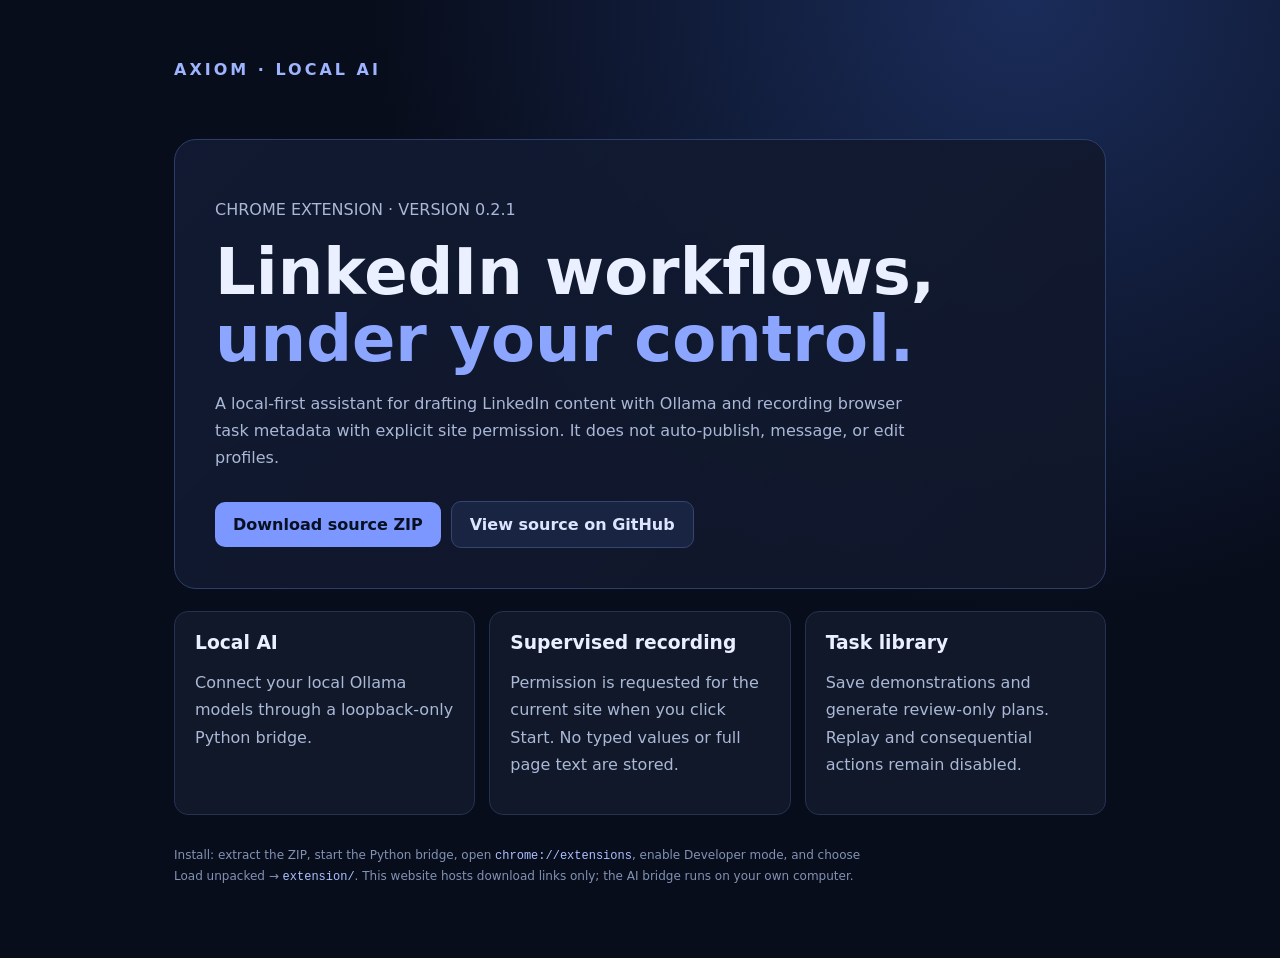
<file: index.html>
<!doctype html>
<html lang="en"><head><meta charset="utf-8"><meta name="viewport" content="width=device-width,initial-scale=1"><title>Axiom LinkedIn AI — Local AI Browser Extension</title><meta name="description" content="Download Axiom LinkedIn AI, a supervised Chrome extension powered by local Ollama."><style>
:root{color-scheme:dark;font-family:Inter,system-ui,sans-serif;background:#080d1b;color:#eaf0ff}*{box-sizing:border-box}body{margin:0;min-height:100vh;background:radial-gradient(ellipse at 80% 0,#1a2c5a,transparent 45%),#080d1b}.wrap{max-width:980px;margin:auto;padding:60px 24px}.brand{letter-spacing:3px;color:#9eb4ff;font-weight:800}.hero{margin-top:60px;padding:40px;border:1px solid #2d3e69;border-radius:22px;background:linear-gradient(135deg,#111b34dd,#11172aee)}h1{font-size:clamp(36px,7vw,64px);line-height:1.05;margin:12px 0}h1 span{color:#8ca6ff}p{color:#aab8d6;line-height:1.7;max-width:700px}.btn{display:inline-block;margin:14px 10px 0 0;padding:13px 18px;border-radius:10px;background:#7c97ff;color:#081022;text-decoration:none;font-weight:750}.btn.secondary{background:#182441;border:1px solid #34466e;color:#dce5ff}.grid{display:grid;grid-template-columns:repeat(auto-fit,minmax(220px,1fr));gap:14px;margin-top:22px}.card{border:1px solid #243250;background:#10182a;border-radius:14px;padding:20px}.card h3{margin:0}.note{font-size:12px;color:#8292b4;margin-top:30px}code{color:#adc0ff}</style></head>
<body><main class="wrap"><div class="brand">AXIOM · LOCAL AI</div><section class="hero"><p>CHROME EXTENSION · VERSION 0.2.1</p><h1>LinkedIn workflows,<br><span>under your control.</span></h1><p>A local-first assistant for drafting LinkedIn content with Ollama and recording browser task metadata with explicit site permission. It does not auto-publish, message, or edit profiles.</p><a class="btn" href="https://github.com/ns-matrix/axiom-linkedin-ai/archive/refs/heads/main.zip">Download source ZIP</a><a class="btn secondary" href="https://github.com/ns-matrix/axiom-linkedin-ai">View source on GitHub</a></section>
<div class="grid"><article class="card"><h3>Local AI</h3><p>Connect your local Ollama models through a loopback-only Python bridge.</p></article><article class="card"><h3>Supervised recording</h3><p>Permission is requested for the current site when you click Start. No typed values or full page text are stored.</p></article><article class="card"><h3>Task library</h3><p>Save demonstrations and generate review-only plans. Replay and consequential actions remain disabled.</p></article></div>
<p class="note">Install: extract the ZIP, start the Python bridge, open <code>chrome://extensions</code>, enable Developer mode, and choose Load unpacked → <code>extension/</code>. This website hosts download links only; the AI bridge runs on your own computer.</p></main></body></html>
</file>
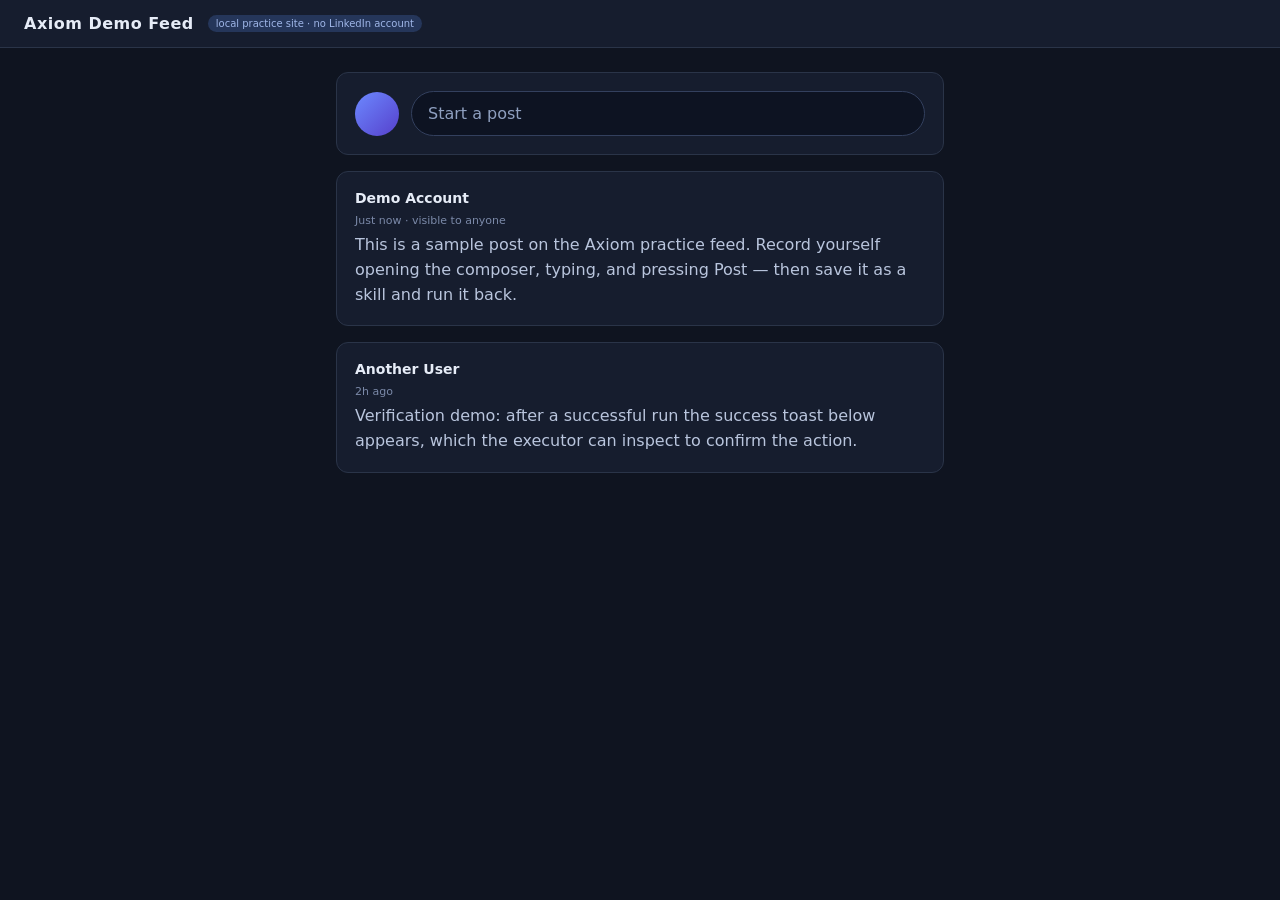
<file: demo/index.html>
<!DOCTYPE html>
<html lang="en">
<head>
<meta charset="utf-8">
<meta name="viewport" content="width=device-width, initial-scale=1">
<title>Axiom Demo Feed</title>
<style>
  :root{--bg:#0f1420;--panel:#161d2e}
  *{box-sizing:border-box}
  body{margin:0;font-family:Inter,Segoe UI,system-ui,sans-serif;background:#0f1420;color:#e6ecf7}
  header{background:#161d2e;border-bottom:1px solid #2a3448;padding:14px 24px;display:flex;align-items:center;gap:14px}
  header h1{font-size:16px;margin:0;letter-spacing:.5px}
  header .badge{font-size:10px;background:#25365a;padding:3px 8px;border-radius:12px;color:#9fb6e8}
  main{max-width:640px;margin:24px auto;padding:0 16px}
  .card{background:#161d2e;border:1px solid #2a3448;border-radius:12px;padding:18px;margin-bottom:16px}
  .composer-start{display:flex;gap:12px;align-items:center}
  .avatar{width:44px;height:44px;border-radius:50%;background:linear-gradient(135deg,#6c89ff,#5640cc);flex:none}
  .fake-input{flex:1;text-align:left;background:#0d1322;border:1px solid #33405e;border-radius:24px;color:#8fa0c0;padding:12px 16px;cursor:pointer;font:inherit}
  button{font:inherit;border:0;border-radius:22px;padding:10px 20px;cursor:pointer;font-weight:600}
  #composer{display:none}
  #composer.open{display:block}
  textarea{width:100%;min-height:110px;background:#0d1322;border:1px solid #33405e;border-radius:8px;color:#e6ecf7;padding:12px;font:inherit;resize:vertical}
  .row{display:flex;justify-content:space-between;align-items:center;margin-top:12px}
  .primary{background:#6c89ff;color:#0b1222}
  .ghost{background:#222c44;color:#c3d0ea}
  .toast{position:fixed;right:20px;bottom:20px;background:#12372f;color:#7fe3bd;border:1px solid #1d5c48;padding:12px 18px;border-radius:10px;display:none}
  .toast.show{display:block}
  .post h3{margin:0 0 4px;font-size:14px}
  .post p{margin:6px 0 0;line-height:1.55;color:#b9c5dd}
  .meta{font-size:11px;color:#7b89a8;margin-top:8px}
  .charcount{font-size:11px;color:#7b89a8}
</style>
</head>
<body>
<header>
  <h1>Axiom Demo Feed</h1>
  <span class="badge">local practice site · no LinkedIn account</span>
</header>
<main>
  <section class="card">
    <div class="composer-start">
      <div class="avatar"></div>
      <button class="fake-input" data-testid="share-start-post" type="button">Start a post</button>
    </div>
    <div id="composer">
      <div class="row"><strong>Create a post</strong><span class="charcount" id="charcount">0 characters</span></div>
      <textarea data-testid="share-text" id="post-text" placeholder="What do you want to talk about?"></textarea>
      <div class="row">
        <button class="ghost" type="button" id="cancel-post">Cancel</button>
        <button class="primary" type="button" data-testid="share-action" id="publish-btn" disabled>Post</button>
      </div>
    </div>
  </section>

  <section class="card post">
    <h3>Demo Account</h3>
    <div class="meta">Just now · visible to anyone</div>
    <p>This is a sample post on the Axiom practice feed. Record yourself opening the composer, typing, and pressing Post — then save it as a skill and run it back.</p>
  </section>
  <section class="card post">
    <h3>Another User</h3>
    <div class="meta">2h ago</div>
    <p>Verification demo: after a successful run the success toast below appears, which the executor can inspect to confirm the action.</p>
  </section>
</main>

<div class="toast" data-testid="share-success" id="toast">Post published (demo)</div>

<script>
  const composer = document.getElementById('composer');
  const text = document.getElementById('post-text');
  const publish = document.getElementById('publish-btn');
  const toast = document.getElementById('toast');
  document.querySelector('[data-testid="share-start-post"]').addEventListener('click', () => {
    composer.classList.add('open');
    text.focus();
  });
  document.getElementById('cancel-post').addEventListener('click', () => {
    composer.classList.remove('open');
    text.value = '';
    publish.disabled = true;
    document.getElementById('charcount').textContent = '0 characters';
  });
  text.addEventListener('input', () => {
    publish.disabled = text.value.trim().length === 0;
    document.getElementById('charcount').textContent = text.value.length + ' characters';
  });
  publish.addEventListener('click', () => {
    if (publish.disabled) return;
    toast.classList.add('show');
    text.value = '';
    publish.disabled = true;
    setTimeout(() => toast.classList.remove('show'), 4000);
  });
</script>
</body>
</html>
</file>
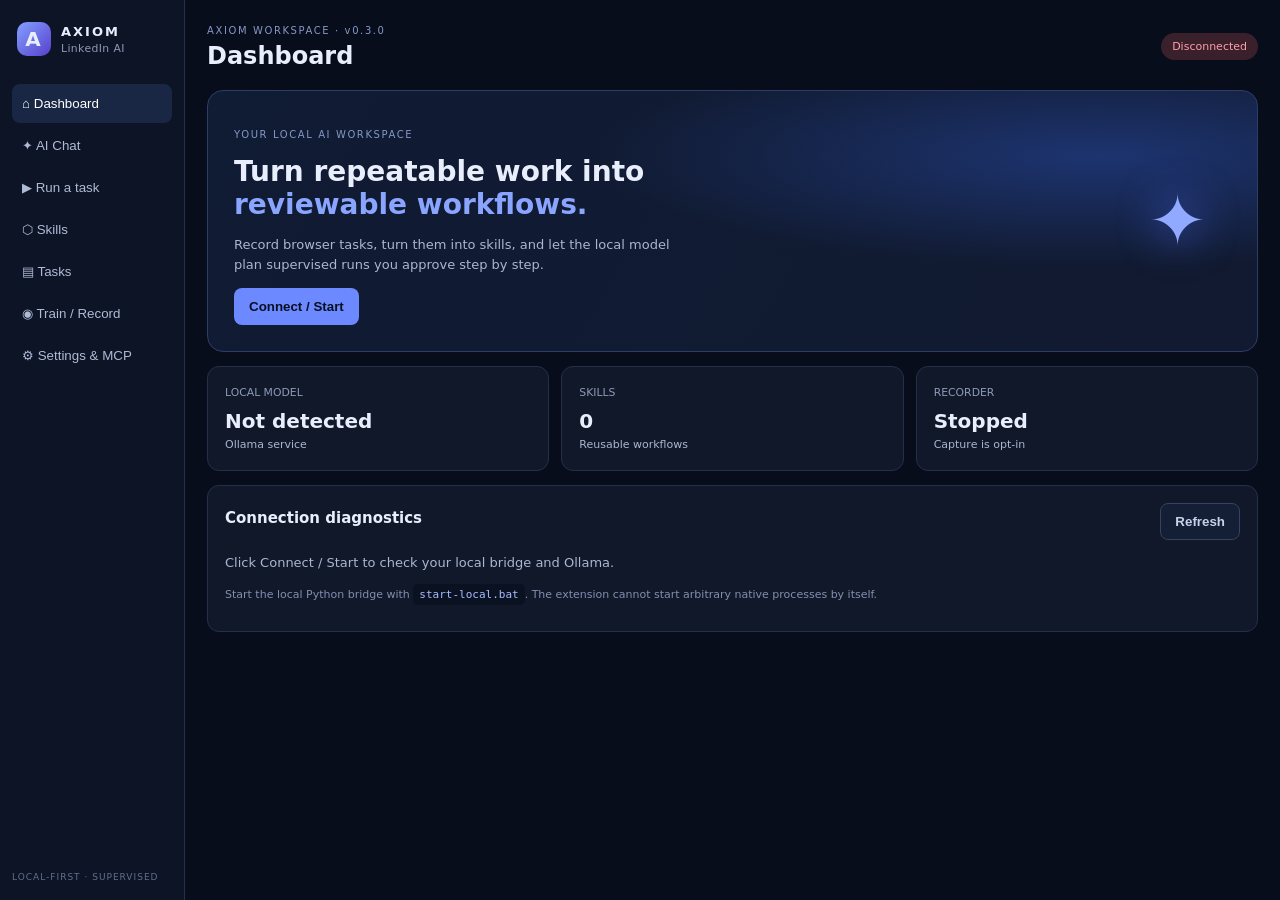
<file: extension/index.html>
<!doctype html>
<html lang="en"><head><meta charset="utf-8"><meta name="viewport" content="width=device-width,initial-scale=1"><title>Axiom LinkedIn AI</title><link rel="stylesheet" href="style.css"></head>
<body>
<aside class="sidebar"><div class="brand"><span class="logo">A</span><div><b>AXIOM</b><small>LinkedIn AI</small></div></div>
<nav><button class="nav active" data-page="dashboard">⌂ Dashboard</button><button class="nav" data-page="chat">✦ AI Chat</button><button class="nav" data-page="run">▶ Run a task</button><button class="nav" data-page="skills">⬡ Skills</button><button class="nav" data-page="tasks">▤ Tasks</button><button class="nav" data-page="recorder">◉ Train / Record</button><button class="nav" data-page="settings">⚙ Settings & MCP</button></nav><div class="sidebar-foot">LOCAL-FIRST · SUPERVISED</div></aside>
<main><header><div><small>AXIOM WORKSPACE · v0.3.0</small><h1 id="page-title">Dashboard</h1></div><span id="status-pill" class="pill offline">Disconnected</span></header>
<section id="dashboard" class="page active"><div class="hero"><div><p class="eyebrow">YOUR LOCAL AI WORKSPACE</p><h2>Turn repeatable work into<br><span>reviewable workflows.</span></h2><p>Record browser tasks, turn them into skills, and let the local model plan supervised runs you approve step by step.</p><button id="start-btn" class="primary">Connect / Start</button></div><div class="orb">✦</div></div>
<div class="stats"><article><small>LOCAL MODEL</small><h3 id="model-stat">Not detected</h3><p>Ollama service</p></article><article><small>SKILLS</small><h3 id="skill-count">0</h3><p>Reusable workflows</p></article><article><small>RECORDER</small><h3 id="record-stat">Stopped</h3><p>Capture is opt-in</p></article></div>
<div class="panel"><div class="panel-head"><h3>Connection diagnostics</h3><button id="refresh-btn" class="ghost">Refresh</button></div><p id="diagnostics">Click Connect / Start to check your local bridge and Ollama.</p><p class="hint">Start the local Python bridge with <code>start-local.bat</code>. The extension cannot start arbitrary native processes by itself.</p></div></section>
<section id="chat" class="page"><div class="panel chat-panel"><div class="panel-head"><div><h3>Local AI chat</h3><p class="muted">LinkedIn writing, audits, content planning and task design</p></div><select id="model-select"><option value="">Auto-select model</option></select></div><div id="messages" class="messages"><div class="welcome">Ask for a LinkedIn post, comment draft, content plan, profile rewrite, or task outline. Nothing is published automatically.</div></div><form id="chat-form"><textarea id="chat-input" rows="2" placeholder="What would you like to work on?" required></textarea><button class="primary" type="submit">Send ↗</button></form></div></section>
<section id="run" class="page"><div class="panel"><h3>Run a task with a skill</h3><p class="muted">Describe what you want. Axiom picks a recorded skill, fills its inputs with the local model, and shows the full plan before anything happens in the browser.</p>
<label>Task request<textarea id="run-goal" rows="3" placeholder="Create a LinkedIn post about practical applications of AI agents."></textarea></label>
<label>Skill override<select id="run-skill"><option value="">Auto-select from request</option></select></label>
<div class="actions"><button id="run-plan" class="primary">Plan task</button></div>
<div id="plan-card" class="hidden"></div>
<div id="run-live" class="hidden"></div>
<p class="warning">Publishing, messaging, connection requests and deletions always pause for your explicit approval — with the exact content shown — right before they run.</p></div></section>
<section id="skills" class="page"><div class="panel"><div class="panel-head"><div><h3>Skill library</h3><p class="muted">Recorded browser workflows, versioned and reviewable.</p></div><button id="skills-refresh" class="ghost">Refresh</button></div><div id="skill-list" class="task-list"></div><div id="skill-detail" class="hidden"></div></div></section>
<section id="tasks" class="page"><div class="panel"><div class="panel-head"><div><h3>Task library</h3><p class="muted">Save task goals and approved recording steps. <span class="badge" id="task-count">0</span></p></div><button id="new-task" class="primary">+ New task</button></div><form id="task-form" class="hidden"><label>Task name<input id="task-name" required placeholder="e.g. Draft weekly LinkedIn post"></label><label>Goal<textarea id="task-goal" required placeholder="Describe the outcome and verification criteria"></textarea></label><div class="actions"><button class="primary" type="submit">Save task</button><button type="button" class="ghost" id="cancel-task">Cancel</button></div></form><div id="task-list" class="task-list"></div></div></section>
<section id="recorder" class="page"><div class="panel"><h3>Train a new skill</h3><p>Start recording to request permission for the current site. Clicks, form fills, selects, scrolls, submissions and navigations are captured as metadata. Typed values are stored only if you opt in below; passwords are never recorded.</p>
<label>Skill name<input id="rec-name" placeholder="e.g. LinkedIn Create Post"></label>
<label class="checkline"><input type="checkbox" id="rec-text-consent"> Record typed text values (off = only field names and lengths; recommended)</label>
<div class="recorder-actions"><button id="record-start" class="primary">Start recording on current tab</button><button id="record-stop" class="ghost" disabled>Stop recording</button><button id="record-refresh" class="ghost">Refresh events</button><button id="record-save-skill" class="ghost">Save recording as skill</button></div>
<div id="record-status" class="hint">Recording is off. Site permission is requested only after you click Start.</div><div id="record-events" class="task-list"></div><p class="warning">Recordings remain in this browser's local extension storage. Review labels before sharing. Consequential buttons (Post, Send, Delete, Connect…) are marked for approval at run time.</p></div></section>
<section id="settings" class="page"><div class="panel"><h3>Local services</h3><label>Bridge URL<input id="bridge-url" value="http://127.0.0.1:8765"></label><label>Ollama URL<input id="ollama-url" value="http://127.0.0.1:11434"></label><button id="save-settings" class="primary">Save settings</button><hr><h3>MCP connection</h3><p class="muted">Local MCP-style endpoint for compatible clients:</p><code id="mcp-url">http://127.0.0.1:8765/mcp</code><button id="copy-mcp" class="ghost">Copy MCP URL</button><p class="hint">Remote ChatGPT cannot access localhost directly. A remote connection requires a secure HTTPS endpoint, authentication, and a compatible MCP connector. Do not expose this unauthenticated bridge publicly.</p><hr><h3>Demo page</h3><p class="muted">Practice recorder and execution against a local fake site — no LinkedIn account needed:</p><code id="demo-url">http://127.0.0.1:8765/demo</code><button id="copy-demo" class="ghost">Copy demo URL</button><hr><h3>Skill bundle</h3><p class="muted">Optional upstream <code>SKILL.md</code> reference files: clone them and set <code>SKILLS_DIR</code> for the bridge. Skills you record yourself live in the bridge data folder.</p></div></section>
<div id="toast" class="toast"></div></main><script src="app.js"></script></body></html>
</file>
<file: extension/style.css>
:root{font-family:Inter,ui-sans-serif,system-ui,Segoe UI,sans-serif;color:#e8eefc;background:#080d1b;--muted:#8e9ab6;--line:#24304a;--blue:#6488ff}*{box-sizing:border-box}body{margin:0;display:flex;min-height:100vh;font-size:13px}.sidebar{width:185px;flex-shrink:0;background:#0d1426;border-right:1px solid var(--line);padding:18px 12px;display:flex;flex-direction:column}.brand{display:flex;align-items:center;gap:10px;padding:4px 5px 25px;letter-spacing:2px}.brand small{display:block;color:var(--muted);letter-spacing:.4px;margin-top:3px}.logo{width:34px;height:34px;border-radius:10px;background:linear-gradient(135deg,#83a1ff,#5640cc);display:grid;place-items:center;font-weight:900;font-size:20px}.nav{display:block;width:100%;text-align:left;border:0;background:transparent;color:#aebbd5;padding:12px 10px;border-radius:8px;margin:3px 0;cursor:pointer}.nav.active,.nav:hover{background:#1a2744;color:white}.sidebar-foot{margin-top:auto;color:#60708f;font-size:9px;letter-spacing:1px}main{flex:1;min-width:0;padding:22px;max-width:1100px;margin:0 auto}header{display:flex;align-items:center;justify-content:space-between;margin-bottom:20px}header small,.eyebrow{color:#8498c5;font-size:10px;letter-spacing:1.6px}h1{font-size:24px;margin:5px 0 0}h2{font-size:28px;line-height:1.2;margin:12px 0}h2 span{color:#8aa5ff}h3{font-size:15px;margin:0 0 7px}p{line-height:1.55;color:#aab7d1}.muted,small{color:var(--muted)}.pill{border-radius:20px;padding:7px 11px;font-size:11px}.offline{background:#39202b;color:#ff9eaa}.online{background:#12372f;color:#7fe3bd}.page{display:none}.page.active{display:block}.hero{border:1px solid #2c3d68;border-radius:16px;padding:26px;background:radial-gradient(ellipse at 85% 25%,#1d3470 0,transparent 40%),linear-gradient(120deg,#101b34,#111a30);display:flex;justify-content:space-between;align-items:center;min-height:220px}.hero p{max-width:460px}.orb{font-size:70px;color:#91aaff;text-shadow:0 0 45px #526dff;margin:0 24px}.primary,.ghost{border:1px solid transparent;border-radius:8px;padding:10px 14px;font-weight:650;cursor:pointer}.primary{background:#6c89ff;color:#081022}.primary:hover{background:#8ea5ff}.ghost{background:#141f35;color:#c6d3ec;border-color:#344361}.primary:disabled,.ghost:disabled{opacity:.45;cursor:not-allowed}.stats{display:grid;grid-template-columns:repeat(3,1fr);gap:12px;margin:14px 0}.stats article,.panel{background:#10182a;border:1px solid var(--line);border-radius:12px;padding:17px}.stats h3{font-size:20px;margin:10px 0 3px}.stats p{margin:0;font-size:11px}.panel{margin-top:14px}.panel-head{display:flex;align-items:center;justify-content:space-between;gap:12px;margin-bottom:12px}.panel-head p{margin:4px 0}.hint{font-size:11px;color:#8190ae}.chat-panel{display:flex;flex-direction:column;min-height:70vh}.messages{flex:1;overflow:auto;max-height:58vh;padding:10px 0}.welcome{border:1px dashed #344361;padding:16px;border-radius:10px;color:#95a6c6}.bubble{padding:11px 13px;border-radius:10px;margin:9px 0;white-space:pre-wrap;overflow-wrap:anywhere;line-height:1.5}.bubble.user{background:#1d2e50;margin-left:12%}.bubble.assistant{background:#171f32;margin-right:5%}form#chat-form{display:flex;gap:8px;align-items:flex-end}textarea,input,select{width:100%;background:#0b1222;color:#e8eefc;border:1px solid #344361;border-radius:8px;padding:10px;font:inherit}textarea{resize:vertical}label{display:block;color:#9eafd0;margin:14px 0 6px}label input,label textarea{display:block;margin-top:6px}.task-list{display:grid;gap:9px;margin-top:14px}.task-item{border:1px solid #283754;background:#0c1425;border-radius:9px;padding:13px}.task-item strong{display:block;margin-bottom:5px}.task-item p{margin:4px 0}.actions,.recorder-actions{display:flex;gap:8px;flex-wrap:wrap;margin-top:12px}.hidden{display:none!important}.warning{border-left:3px solid #e9a54e;padding:8px 12px;background:#2a2119;color:#e7c69b;font-size:11px}hr{border:0;border-top:1px solid var(--line);margin:22px 0}code{background:#0a1120;color:#a9bdff;padding:4px 6px;border-radius:5px;overflow-wrap:anywhere}.toast{position:fixed;bottom:14px;right:14px;background:#25365a;padding:10px 14px;border-radius:8px;display:none;max-width:80%}@media(max-width:560px){.sidebar{width:62px;padding:12px 6px}.brand{padding:0 0 20px}.brand div,.nav{font-size:0}.nav{height:40px;text-align:center;padding:8px 0}.nav:first-letter{font-size:16px}.sidebar-foot{display:none}main{padding:14px}.hero{padding:18px}.orb{display:none}.stats{grid-template-columns:1fr}.stats article{padding:12px}}
.badge{display:inline-block;border:1px solid #344361;background:#141f35;color:#aebbd5;border-radius:20px;padding:2px 8px;font-size:10px;margin-left:4px;vertical-align:middle}.risk-low{border-color:#1d5c48;background:#0f2b23;color:#7fe3bd}.risk-medium{border-color:#6b5424;background:#2b2313;color:#f0cf8a}.risk-high{border-color:#6b2f39;background:#2b1319;color:#ff9eaa}.panel-sub{border:1px solid var(--line);background:#10182a;border-radius:12px;padding:16px;margin-top:14px}.trace{border:1px solid #22304c;background:#0a1120;border-radius:9px;padding:9px;margin:8px 0;max-height:340px;overflow:auto}.logline{padding:7px 8px;border-bottom:1px solid #182338;font-size:12px;line-height:1.45;color:#aab7d1}.logline:last-child{border-bottom:0}.logline.succeeded{color:#9fe8cd}.logline.failed{color:#ff9eaa}.logline.awaiting_approval,.logline.running{color:#f0cf8a}.approval{border:1px solid #6b5424;background:#241d10;border-radius:10px;padding:13px;margin-top:12px}.approval b{color:#f0cf8a}.approval .actions{margin-top:10px}details{margin-top:10px}summary{cursor:pointer;color:#8498c5;font-size:11px}.panel-sub h3{color:#e8eefc}.page.run-flow .actions{margin-top:14px}
</file>
